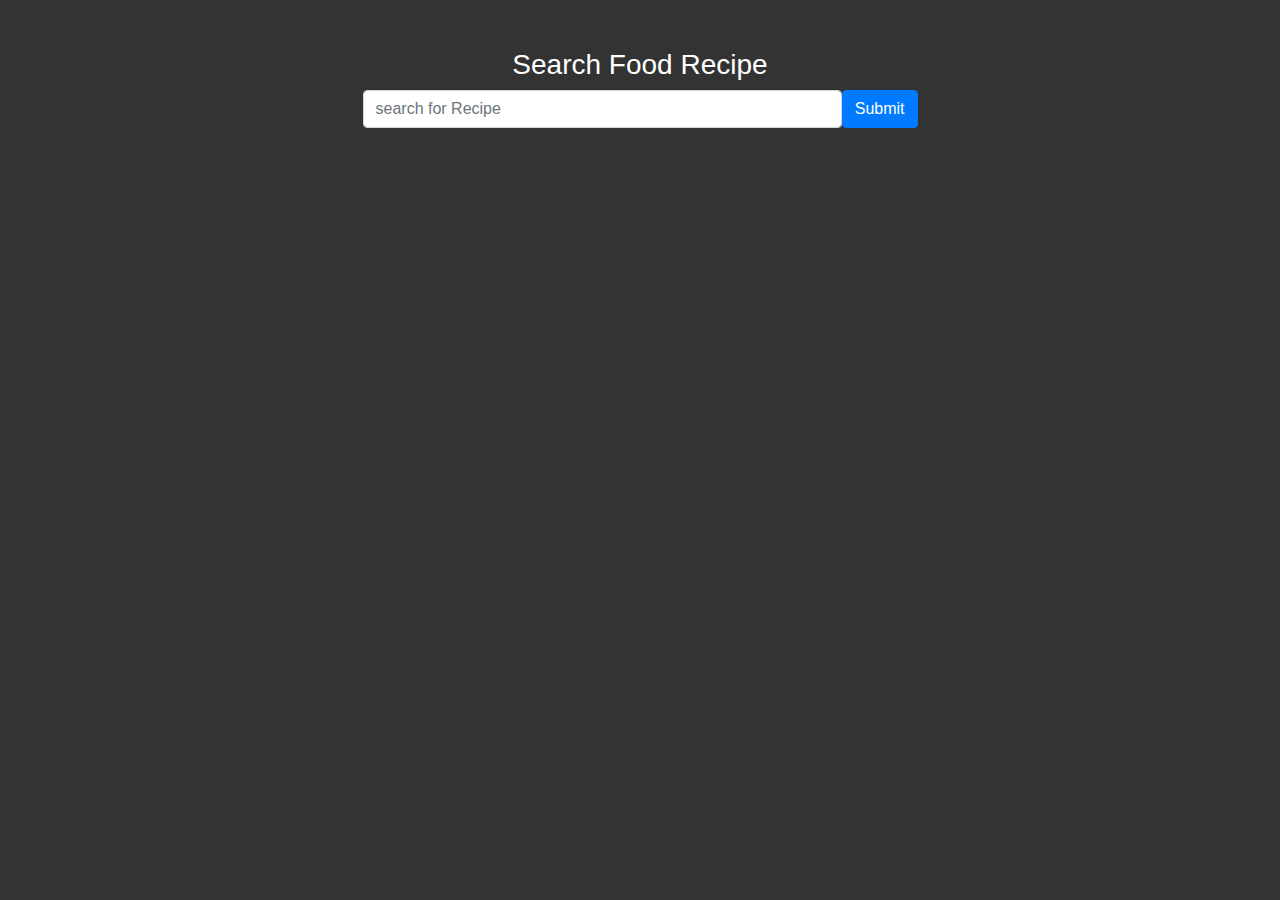
<file: api-food-resipe/index.html>
<!DOCTYPE html>
<html lang="en">

<head>
    <meta charset="UTF-8">
    <meta name="viewport" content="width=device-width, initial-scale=1.0">
    <title>Food Recipe</title>
    <link rel="stylesheet" href="https://maxcdn.bootstrapcdn.com/bootstrap/4.5.2/css/bootstrap.min.css">
    <script src="https://ajax.googleapis.com/ajax/libs/jquery/3.5.1/jquery.min.js"></script>
    <script src="https://cdnjs.cloudflare.com/ajax/libs/popper.js/1.16.0/umd/popper.min.js"></script>
    <script src="https://maxcdn.bootstrapcdn.com/bootstrap/4.5.2/js/bootstrap.min.js"></script>
</head>

<body style='background:#333'>

    <div class="container">
        <section class="text-center mt-5">
            <h3 class='text-white'>Search Food Recipe</h3>
            <form action="">
                <div class="d-flex w-50 mx-auto">
                    <input type="text" class="form-control" placeholder='search for Recipe'>
                    <input type="submit" class='btn btn-primary'>
                </div>
            </form>
        </section>
        <section id='showRecipe' class='row pt-5   '>





            <!--
            <div class="col-3 my-3">
                <div class="card">
                    <div class="card-body">
                        <img src="https://picsum.photos/500" alt="" class='img-fluid'>
                        <h6 class=' text-center my-2'>Dish Name</h6>
                        <div class="d-flex justify-content-between align-items-center">
                            <h6 class=' align-self-stretch mx-auto my-auto'>Calories: 180</h6>
                            <a href='#' class='btn btn-link align-self-stretch'>View Recipe</a>
                        </div>
                    </div>
                </div>
            </div>

         


            <div class="col-3 my-3">
                <div class="card">
                    <div class="card-body">
                        <img src="https://picsum.photos/500" alt="" class='img-fluid'>
                        <h6 class=' text-center my-2'>Dish Name</h6>
                        <div class="d-flex justify-content-between align-items-center">
                            <h6 class=' align-self-stretch mx-auto my-auto'>Calories: 180</h6>
                            <a href='#' class='btn btn-link align-self-stretch'>View Recipe</a>
                        </div>
                    </div>
                </div>
            </div>



            <div class="col-3 my-3">
                <div class="card">
                    <div class="card-body">
                        <img src="https://picsum.photos/500" alt="" class='img-fluid'>
                        <h6 class=' text-center my-2'>Dish Name</h6>
                        <div class="d-flex justify-content-between align-items-center">
                            <h6 class=' align-self-stretch mx-auto my-auto'>Calories: 180</h6>
                            <a href='#' class='btn btn-link align-self-stretch'>View Recipe</a>
                        </div>
                    </div>
                </div>
            </div>



            <div class="col-3 my-3">
                <div class="card">
                    <div class="card-body">
                        <img src="https://picsum.photos/500" alt="" class='img-fluid'>
                        <h6 class=' text-center my-2'>Dish Name</h6>
                        <div class="d-flex justify-content-between align-items-center">
                            <h6 class=' align-self-stretch mx-auto my-auto'>Calories: 180</h6>
                            <a href='#' class='btn btn-link align-self-stretch'>View Recipe</a>
                        </div>
                    </div>
                </div>
            </div> -->

        </section>
    </div>



    <script src='script.js'></script>

</body>

</html>
</file>
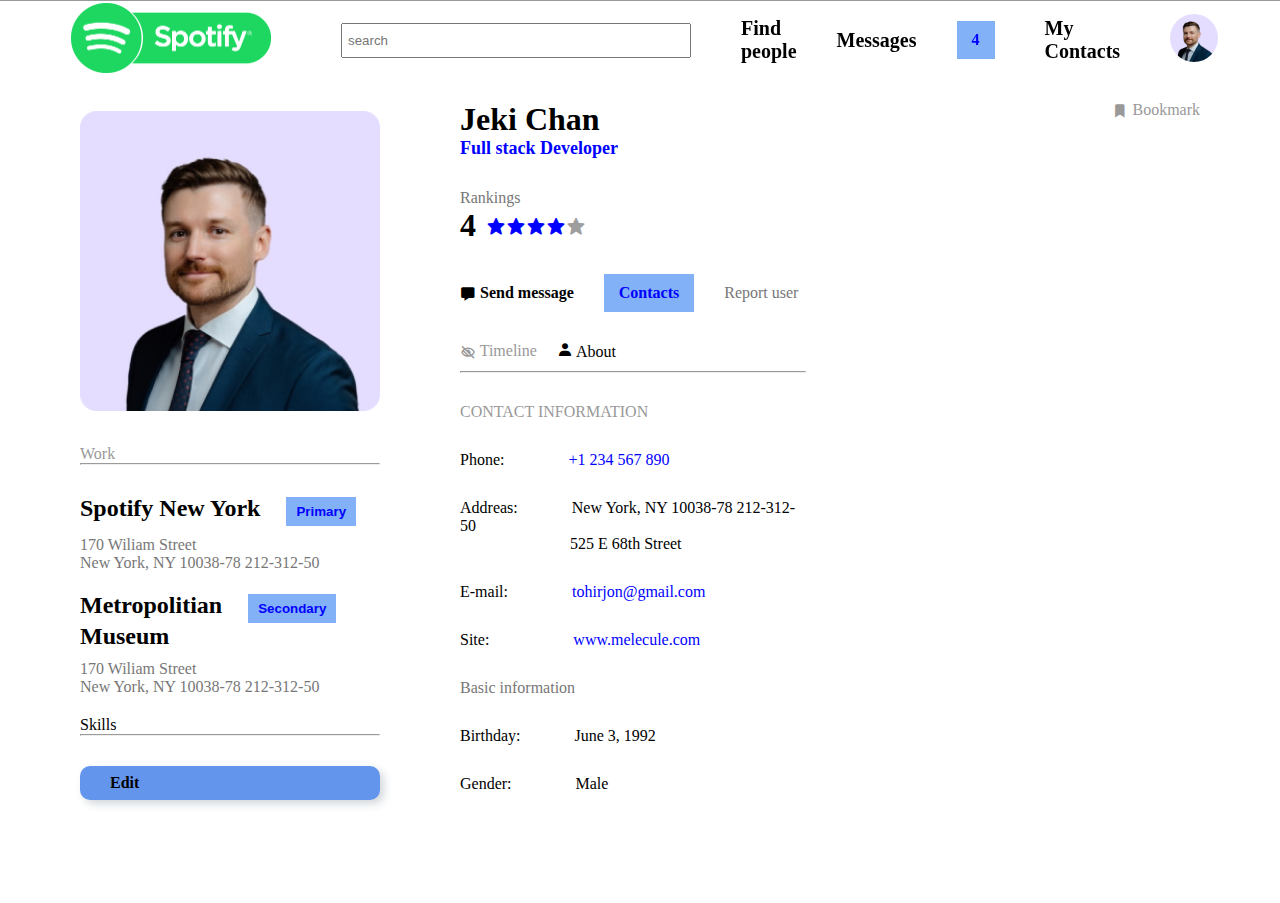
<file: Custumer Profile/index.html>
<!DOCTYPE html>
<html lang="en">

<head>
    <meta charset="UTF-8">
    <meta http-equiv="X-UA-Compatible" content="IE=edge">
    <meta name="viewport" content="width=device-width, initial-scale=1.0">
    <link href='https://unpkg.com/boxicons@2.1.1/css/boxicons.min.css' rel='stylesheet'>
    <link rel="stylesheet" href="style.css">
    <title>Custumer Profile</title>
    <script>
        function $wheel() {
            if (scrollY !== 0) {
                document.querySelector('#ul').style.boxShadow = "0px 6px 16px 1px rgba(0, 0, 0, 0.49)"
                document.querySelector('#ul').style.transition = "all 0.3s"
                document.querySelector('#ul').style.background = "white"

            } else if (scrollY == 0) {
                document.querySelector('#ul').style.boxShadow = "none";
                document.querySelector('#ul').style.transition = "all 0.5s";
                document.querySelector('#ul').style.background = "none";
            }
        }
    </script>
</head>

<body onscroll="$wheel()">

    <header>
        <ul id="ul">
            <li>
                <img class="header_logo" src="./img/spotify.png" alt="">
            </li>
            <li>
                <input class="header_input" type="text" placeholder="search">
            </li>
            <li>
                <a class="text_a" href="#">Find people</a>
            </li>
            <li>
                <a class="text_a" href="#">Messages</a>
            </li>
            <li>
                <div class="btn">4</div>
            </li>
            <li>
                <a class="text_a" href="#">My Contacts</a>
            </li>
            <li>
                <img id="avatar" class="profile" src="./img/profile.png" alt="">
            </li>
        </ul>
    </header>

    <div class="main">
        <div class="main_container">
            <div class="part-1">
                <img id="avatar1" class="main-img" src="./img/profile.svg" alt="">
                <p>Work
                    <hr>
                </p>
                <h2>Spotify New York
                    <button>Primary</button>
                </h2>
                <p id="p2">170 Wiliam Street <br> New York, NY 10038-78 212-312-50</p>
                <h2>Metropolitian
                    <button>Secondary</button>
                </h2>
                <h2>Museum</h2>
                <p id="p3">170 Wiliam Street <br>New York, NY 10038-78 212-312-50</p>
                <div>Skills
                    <hr>
                </div>
                <div class="skills"></div>
                <!-- Branding <br> Ui/UX <br> Web - Design <br> Packaging & Editorial -->
                <div id="edit" class="btn11">
                    Edit
                </div>
            </div>
            <div class="modal">
                <h3>Edit form</h3>
                <div class="close">
                    <i class='bx bx-window-close'></i>
                </div>
                <form action="#salom">
                    <p><input type="file"></p>
                    <p><input id="name1" type="text" value="Jeki Chan" placeholder="Name"></p>
                    <p><input type="text" placeholder="Address" value="New York Holis 33"></p>
                    <p><input type="text" placeholder="Job" value="Full stack Developer"></p>
                    <p><input type="number" placeholder="Stars count" value="4"></p>
                    <p><input type="text" placeholder="Email" value="rumar234@gmail.com"></p>
                    <p><input type="text" placeholder="Phone" value="+993888432"></p>
                    <p><input type="text" placeholder="Date of birthday" value="02/01/2003"></p>
                    <p>
                        <select name="skills" multiple id="skills">
                            <option value="adobexd">AdobeXD</option>
                            <option value="photoshop">Adobe Photoshop</option>
                            <option value="illustrator">Adobe Illustrator</option>
                            <option value="3dsmax">3ds MAX</option>
                            <option value="figma">Figma</option>
                        </select>
                    </p>
                    <p>
                        <input type="submit" class="btn">
                    </p>
                </form>
            </div>
            <div class="part-2">
                <h1 id="name">Jeremy Rose <span id="address"><i  class='bx bxs-map'></i> New York,NY</span></h1>
                <h6 id="job">Product Designer</h6>
                <p>Rankings</p>
                <div id="star">
                    <h1 id="stars">8.6</h1>
                    <i id="starss" class='bx bxs-star'></i>
                    <i id="starss" class='bx bxs-star'></i>
                    <i id="starss" class='bx bxs-star'></i>
                    <i id="starss" class='bx bxs-star'></i>
                    <i id="starss" class='bx bxs-star'></i>
                </div>
                <div class="message">
                    <h4><i class='bx bxs-message' style="vertical-align: middle;"></i> Send message</h4>
                    <div class="btn">Contacts</div>
                    <p>Report user</p>
                </div>
                <div class="timeline">
                    <div class="time"><i class='bx bx-low-vision' style="vertical-align:middle;"></i> Timeline</div>
                    <div class="user"><i class='bx bxs-user'></i> About</div>
                </div>
                <hr>
                <p class="upper">Contact information</p>
                <p class="mb color">Phone: <span id="margin10" class="bluee margin">+1 234 567 890</span></p>
                <p id="address" class="mb color">
                    Addreas: <span id="address" class="margin color">New York, NY 10038-78 212-312-50</span><br>
                    <span class="color" style="margin-left: 110px;">525 E 68th Street </span>
                </p>
                <p class="mb color">
                    E-mail: <span class="bluee margin" style="margin-left: 60px;">tohirjon@gmail.com</span>
                </p>
                <p class="mb color" style="margin-bottom: 30px;">
                    Site: <span class="bluee margin" style="margin-left: 80px;">www.melecule.com</span>
                </p>
                <p class="mb" class="upper">Basic information</p>
                <p class="mb color">Birthday: <span class="margin color">June 3, 1992</span></p>
                <p class="mb color">Gender: <span id="margin10" class="margin color">Male</span></p>
            </div>
            <div id="part-3">
                <div>
                    <i class='bx bxs-bookmark-star' style="vertical-align: middle;"></i> Bookmark
                </div>
            </div>
        </div>
    </div>

    <script src="jQuery.js"></script>
    <script src="script.js "></script>
</body>

</html>
</file>
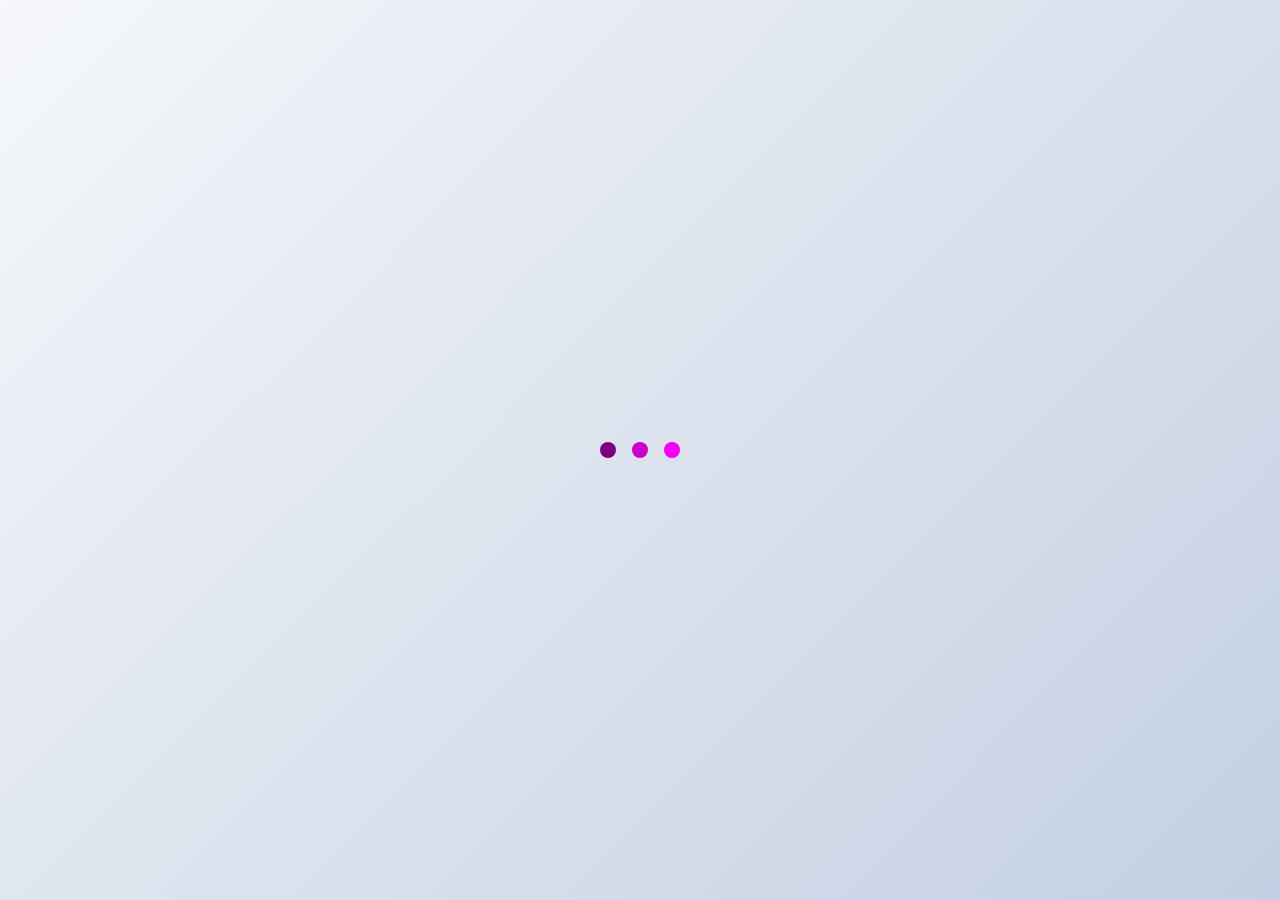
<file: Quik loader/index.html>
<!DOCTYPE html>
<html lang="en">

<head>
    <meta charset="UTF-8">
    <meta http-equiv="X-UA-Compatible" content="IE=edge">
    <meta name="viewport" content="width=device-width, initial-scale=1.0">
    <link rel="stylesheet" href="style.css">
    <!-- <link rel="stylesheet" href="loader.css"> -->
    <!-- <link rel="stylesheet" href="loader1.css"> -->
    <link rel="stylesheet" href="loader2.css">
    <title>Quik Loader</title>
</head>

<body>
    <!-- Loader 1 -->
    <!-- <div class="loader">
        <div class="circle"></div>
        <div class="circle"></div>
    </div> -->

    <!-- loader 2 -->
    <!-- <div class="loader">
        Loading
    </div> -->

    <!-- loader 3 -->
    <div class="loader">
        <span></span><span></span><span></span>
    </div>

    <section class="main">
        <h1>Welcome to my site</h1>
        <p>Lorem, ipsum dolor sit amet consectetur adipisicing elit. Repellendus dicta eos aliquam et magni, enim quibusdam tempora magnam id rem voluptas delectus quod necessitatibus ducimus alias pariatur! Voluptatem, dolor voluptatum?</p>
        <a href="#" class="btn">Read more</a>
    </section>

    <script src="script.js"></script>

</body>

</html>
</file>
<file: Custumer Profile/style.css>
* {
    margin: 0;
    padding: 0;
    box-sizing: border-box;
}

header {
    border: #999 solid 1px;
    border-top: 0;
}

header ul {
    position: fixed;
    display: flex;
    padding: 0px 70px;
    align-items: center;
    padding-top: 20px;
    padding-bottom: 20px;
    /* margin-bottom: 20px; */
    height: 80px;
    /* background: white;
    box-shadow: 0px 6px 16px 1px rgba(0, 0, 0, 0.49); */
}

.part-1 {
    width: 300px;
    margin-top: 30px;
    margin-right: 80px;
}

li,
li a {
    text-decoration: none;
    list-style: none;
}

li:nth-child(4) {
    margin: 0 40px;
}

.btn {
    padding: 10px 15px;
    color: blue;
    background: rgba(55, 130, 243, 0.623);
    font-weight: 600;
    cursor: pointer;
}

li:nth-child(6) {
    margin: 0 50px;
}

.text_a {
    color: #000;
    font-size: 20px;
    font-weight: 600;
}

.profile {
    border-radius: 50%;
}

.header_logo {
    width: 200px;
    height: auto;
}

.header_input {
    width: 350px;
    height: 35px;
    margin-left: 70px;
    margin-right: 50px;
    padding-left: 5px;
    outline: none;
    /* padding: 10px 40px; */
}

.main_container {
    display: flex;
    padding: 80px;
}

.main-img {
    width: 300px;
    margin: 0 60px 30px 0;
}

p:nth-child(2) {
    color: #999;
}

p {
    color: #777;
}

hr {
    margin-bottom: 30px;
}

p#p2 {
    margin: 10px 0 20px 0;
}

button {
    margin-left: 20px;
    padding: 7px 10px;
    outline: none;
    border: none;
    color: blue;
    background: rgba(55, 130, 243, 0.623);
    font-weight: 600;
    cursor: pointer;
}

p#p3 {
    margin: 10px 0 20px 0;
}

.part-2 {
    margin-top: 20px;
}

.part-2 h1 span {
    vertical-align: middle;
    font-size: 13px;
    color: #999;
}

.part-2 h1 span i {
    vertical-align: middle;
    font-size: 15px;
    color: #666;
}

h6 {
    font-size: 18px;
    color: blue;
    margin-bottom: 30px;
}

#star {
    display: flex;
    align-items: center;
    margin-bottom: 30px;
}

#star h1 {
    margin-right: 10px;
}

#star i {
    color: blue;
    font-size: 20px;
}

#star i:last-child {
    color: rgb(158, 158, 158);
}

.message {
    display: flex;
    align-items: center;
    margin-bottom: 30px;
}

.message .btn {
    margin: 0 30px 0 30px;
}

.timeline {
    display: flex;
    margin-bottom: 10px;
}

.timeline .time {
    color: #999;
    margin-right: 20px;
}

.upper {
    text-transform: uppercase;
    margin-bottom: 30px;
    color: #999;
}

.upper {
    text-transform: uppercase;
    margin-bottom: 30px;
    color: #999;
}

.bluee {
    color: blue;
}

.margin {
    margin-left: 50px;
    color: #999;
}

#margin10 {
    margin-left: 60px;
}

.mb {
    margin-bottom: 30px;
}

.color {
    color: #000;
}

.bluee {
    color: blue;
}


/* part 3 */

#part-3 {
    width: 400px;
    margin-top: 20px;
}

#part-3 div {
    color: #999;
    float: right;
}

.btn11 {
    background-color: cornflowerblue;
    padding: 8px 30px;
    border-radius: 10px;
    box-shadow: 4px 4px 8px 0px rgba(34, 60, 80, 0.2);
    cursor: pointer;
    transition: all 0.5s;
    font-weight: 800;
    font-family: 'Times New Roman', Times, serif;
    margin-top: 20px;
}

.btn11:hover {
    /* background-color: rgba(156, 187, 245, 0.897); */
    opacity: 0.7;
    transition: all 0.5s;
}

.modal {
    padding: 20px 30px;
    border-radius: 20px;
    background-color: white;
    box-shadow: 0px 1px 24px 0px rgba(34, 60, 80, 0.2);
    display: flex;
    flex-direction: column;
    align-items: center;
    min-width: 250px;
    width: 400px;
    position: fixed;
    top: 20px;
    z-index: 1;
    margin-left: 30%;
    display: block;
    margin-right: 30%;
}

form input {
    width: 100%;
    padding: 8px 12px;
    margin-top: 10px;
    border: none;
    outline: none;
    background-color: rgb(224, 210, 210);
    border-radius: 15px;
}

form p select {
    width: 100%;
    padding: 10px 20px;
    margin-top: 10px;
    border: none;
    outline: none;
    background-color: rgb(224, 210, 210);
    border-radius: 15px;
}

.close {
    position: absolute;
    margin-left: 300px;
    margin-top: -25px;
}

.close i {
    font-size: 1.8em;
    cursor: pointer;
}

.tag {
    margin: 5px 10px;
    padding: 2px;
    background-color: #F7C31D;
    border-radius: 5px;
}
</file>
<file: Quik loader/style.css>
* {
    box-sizing: border-box;
    margin: 0;
    padding: 0;
    transition: all 0.5s;
}

body {
    font-family: Arial, Helvetica, sans-serif;
    font-size: 18px;
    line-height: 1.6;
    background-image: linear-gradient(135deg, #f5f7fa 0%, #c3cfe2);
    display: flex;
    align-items: center;
    justify-content: center;
    flex-direction: column;
    min-height: 100vh;
}

.main {
    text-align: center;
    width: 90%;
    opacity: 0;
    display: none;
    transform: opacity 1s ease-in;
}

.main h1 {
    font-size: 40px;
}

.main p {
    font-size: 20px;
    color: #333;
}

.btn {
    display: inline-block;
    background: purple;
    text-decoration: none;
    color: white;
    border: none;
    border-radius: 5px;
    margin-top: 5px;
    padding: 10px 20px;
    transition: all 0.5s ease;
}

.btn:hover {
    transition: all 0.5s ease;
    opacity: 0.5;
}
</file>
<file: Quik loader/loader.css>
.loader {
    height: 50px;
    transform-origin: bottom center;
    animation: aylanish 3s linear infinite;
}

.circle {
    display: inline-block;
    background-color: purple;
    height: 40px;
    width: 40px;
    transform: scale(0);
    animation: grow 1.5s linear infinite;
    border-radius: 50%;
    margin: -10px;
}

.circle:nth-child(2) {
    background: rgb(247, 51, 230);
    animation-delay: 0.75s;
}

@keyframes aylanish {
    to {
        transform: rotate(360deg);
    }
}

@keyframes grow {
    50% {
        transform: scale(1);
    }
}
</file>
<file: Quik loader/loader1.css>
.loader {
    font-family: 'ZCOOL KuaiLe', cursive;
    font-size: 40px;
    color: palevioletred;
}

.loader::after {
    content: '\2026';
    display: inline-block;
    overflow: hidden;
    vertical-align: -10%;
    animation: dots steps(4, end) 2s infinite;
    width: 0;
}

@keyframes dots {
    to {
        width: 2rem;
    }
}
</file>
<file: Quik loader/loader2.css>
.loader {
    display: flex;
    justify-content: center;
    align-items: center;
}

.loader span {
    display: inline-block;
    background: purple;
    width: 16px;
    height: 16px;
    /* width: 0px;
    height: 0px; */
    border-radius: 50%;
    margin: 0 8px;
    transform: translate3d(0);
    animation: bounce 0.6s infinite alternate;
}

.loader span:nth-child(2) {
    background: rgb(204, 2, 204);
    animation-delay: 0.2s;
}

.loader span:nth-child(3) {
    background: rgb(245, 0, 245);
    animation-delay: 0.4s;
}

@keyframes bounce {
    to {
        width: 16px;
        height: 16px;
        transform: translate3d(0, -50px, 0);
    }
}
</file>
